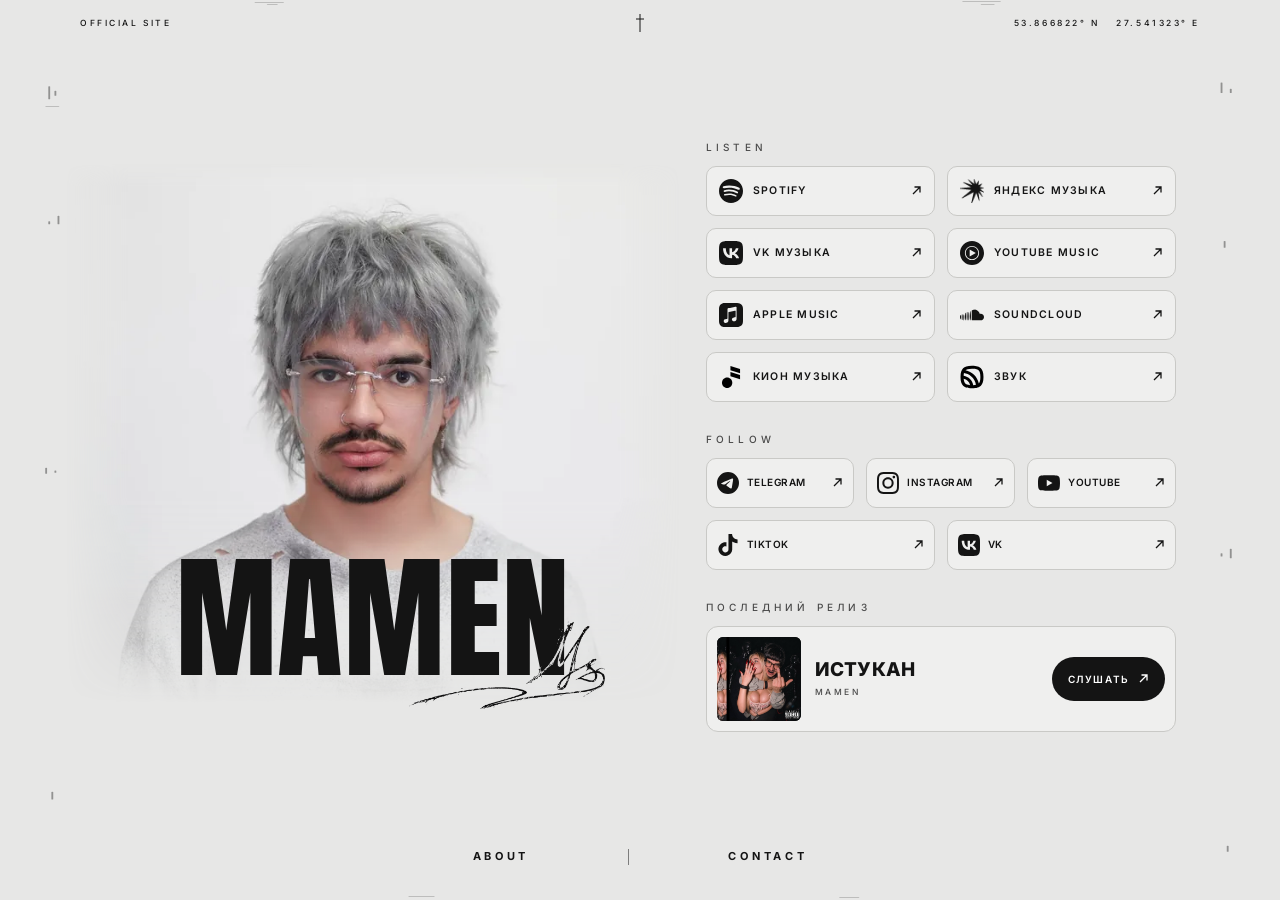
<file: index.html>
<!doctype html>
<html lang="ru" data-theme="grey">
<head>
<meta charset="utf-8">
<meta name="viewport" content="width=device-width, initial-scale=1, viewport-fit=cover">
<meta http-equiv="Content-Security-Policy" content="default-src 'none'; img-src 'self' data:; style-src 'self'; font-src 'self'; script-src 'self'; connect-src 'self'; base-uri 'none'; form-action 'none'">
<meta name="referrer" content="strict-origin-when-cross-origin">
<title>MAMEN</title>
<meta name="description" content="MAMEN — официальный сайт. Музыка, соцсети и новые релизы.">
<meta name="theme-color" content="#e7e7e6">
<link rel="canonical" href="https://only1mamen.github.io/">
<meta property="og:type" content="website">
<meta property="og:site_name" content="MAMEN">
<meta property="og:title" content="MAMEN">
<meta property="og:description" content="MAMEN — официальный сайт. Музыка, соцсети и новые релизы.">
<meta property="og:url" content="https://only1mamen.github.io/">
<meta property="og:image" content="https://only1mamen.github.io/assets/img/og.jpg">
<meta property="og:image:width" content="1200">
<meta property="og:image:height" content="630">
<meta name="twitter:card" content="summary_large_image">
<meta name="twitter:image" content="https://only1mamen.github.io/assets/img/og.jpg">
<link rel="icon" href="favicon.ico" sizes="32x32">
<link rel="apple-touch-icon" href="assets/img/apple-touch-icon.png">
<link rel="preload" href="assets/fonts/anton-latin.woff2" as="font" type="font/woff2" crossorigin>
<link rel="preload" href="assets/fonts/inter-latin.woff2" as="font" type="font/woff2" crossorigin>
<link rel="preload" as="image" type="image/webp" imagesrcset="assets/img/home-720.webp 720w, assets/img/home-1040.webp 1040w, assets/img/home-1520.webp 1520w" imagesizes="(min-width: 900px) 700px, (min-width: 460px) 530px, 115vw">
<link rel="stylesheet" href="assets/css/site.css?v=41dbd8aacd">
<noscript><link rel="stylesheet" href="assets/css/noscript.css?v=41dbd8aacd"></noscript>
</head>
<body class="page-home">
<div class="page">
<svg class="specks" aria-hidden="true" viewBox="0 0 390 1000" preserveAspectRatio="none" fill="none" stroke="currentColor" stroke-width="0.6" stroke-linecap="round"><path d="M3 96v14M5 101v5M2 118h4M6 240v9M3 246v3M384 92v11M387 99v4M385 268v7M2 520v6M5 523v2M387 610v10M384 615v3M4 880v8M386 940v6M70 3h9M74 5h3M300 2h12M306 5h4M120 996h8M260 997h6"/></svg>
<div class="topline">
<span class="topline__side">Official site</span>
<svg class="topline__cross" aria-hidden="true" width="10" height="18" viewBox="0 0 10 18" fill="none" stroke="currentColor" stroke-width="1"><path d="M5 0v18M1 5h8"/></svg>
<span class="topline__side topline__side--right"><span class="topline__part">53.866822° N</span><span class="topline__part">27.541323° E</span></span>
</div>
<main class="home">
<div class="hero">
<picture><source type="image/webp" srcset="assets/img/home-720.webp 720w, assets/img/home-1040.webp 1040w, assets/img/home-1520.webp 1520w" sizes="(min-width: 900px) 700px, (min-width: 460px) 530px, 115vw"><img draggable="false" class="hero__photo" src="assets/img/home-1040.jpg" alt="MAMEN" width="1520" height="1377" fetchpriority="high" decoding="async"></picture>
<h1 class="hero__title">MAMEN<img draggable="false" class="hero__sig" src="assets/img/signature.webp" alt="" width="720" height="326" decoding="async"></h1>
</div>
<div class="sections">
<section>
<h2 class="label">Listen</h2>
<div class="links links--listen"><a class="btn" href="https://open.spotify.com/artist/3djDl5jJq545TnW9FMKtUv" target="_blank" rel="noopener"><img draggable="false" class="btn__icon" src="assets/icons/spotify.svg" alt="" width="24" height="24" decoding="async"><span class="btn__text">Spotify</span><svg class="arrow" aria-hidden="true" width="11" height="11" viewBox="0 0 11 11" fill="none" stroke="currentColor" stroke-width="1.3"><path d="M2 9 9 2M3.5 2H9v5.5"/></svg></a><a class="btn" href="https://music.yandex.ru/artist/19301664" target="_blank" rel="noopener"><img draggable="false" class="btn__icon" src="assets/icons/yandexmusic.png" alt="" width="24" height="24" decoding="async"><span class="btn__text">Яндекс Музыка</span><svg class="arrow" aria-hidden="true" width="11" height="11" viewBox="0 0 11 11" fill="none" stroke="currentColor" stroke-width="1.3"><path d="M2 9 9 2M3.5 2H9v5.5"/></svg></a><a class="btn" href="https://vk.ru/artist/7049283594534965491" target="_blank" rel="noopener"><img draggable="false" class="btn__icon" src="assets/icons/vk.svg" alt="" width="24" height="24" decoding="async"><span class="btn__text">VK Музыка</span><svg class="arrow" aria-hidden="true" width="11" height="11" viewBox="0 0 11 11" fill="none" stroke="currentColor" stroke-width="1.3"><path d="M2 9 9 2M3.5 2H9v5.5"/></svg></a><a class="btn" href="https://music.youtube.com/channel/UCipb3Djlj5ljviYQOf_MTuw" target="_blank" rel="noopener"><img draggable="false" class="btn__icon" src="assets/icons/youtubemusic.svg" alt="" width="24" height="24" decoding="async"><span class="btn__text">YouTube Music</span><svg class="arrow" aria-hidden="true" width="11" height="11" viewBox="0 0 11 11" fill="none" stroke="currentColor" stroke-width="1.3"><path d="M2 9 9 2M3.5 2H9v5.5"/></svg></a><a class="btn" href="https://music.apple.com/ru/artist/mamen/1683526399" target="_blank" rel="noopener"><img draggable="false" class="btn__icon" src="assets/icons/applemusic.svg" alt="" width="24" height="24" decoding="async"><span class="btn__text">Apple Music</span><svg class="arrow" aria-hidden="true" width="11" height="11" viewBox="0 0 11 11" fill="none" stroke="currentColor" stroke-width="1.3"><path d="M2 9 9 2M3.5 2H9v5.5"/></svg></a><a class="btn" href="https://soundcloud.com/mamen375" target="_blank" rel="noopener"><img draggable="false" class="btn__icon" src="assets/icons/soundcloud.svg" alt="" width="24" height="24" decoding="async"><span class="btn__text">SoundCloud</span><svg class="arrow" aria-hidden="true" width="11" height="11" viewBox="0 0 11 11" fill="none" stroke="currentColor" stroke-width="1.3"><path d="M2 9 9 2M3.5 2H9v5.5"/></svg></a><a class="btn" href="https://music.mts.ru/artist/19301664" target="_blank" rel="noopener"><img draggable="false" class="btn__icon" src="assets/icons/kion.svg" alt="" width="24" height="24" decoding="async"><span class="btn__text">КИОН Музыка</span><svg class="arrow" aria-hidden="true" width="11" height="11" viewBox="0 0 11 11" fill="none" stroke="currentColor" stroke-width="1.3"><path d="M2 9 9 2M3.5 2H9v5.5"/></svg></a><a class="btn" href="https://zvuk.com/artist/209506368" target="_blank" rel="noopener"><img draggable="false" class="btn__icon" src="assets/icons/zvuk.svg" alt="" width="24" height="24" decoding="async"><span class="btn__text">Звук</span><svg class="arrow" aria-hidden="true" width="11" height="11" viewBox="0 0 11 11" fill="none" stroke="currentColor" stroke-width="1.3"><path d="M2 9 9 2M3.5 2H9v5.5"/></svg></a></div>
</section>
<section>
<h2 class="label">Follow</h2>
<div class="links links--follow cols-5"><a class="btn btn--follow" href="https://t.me/realmamen" target="_blank" rel="noopener"><img draggable="false" class="btn__icon" src="assets/icons/telegram.svg" alt="" width="24" height="24" decoding="async"><span class="btn__text">Telegram</span><svg class="arrow" aria-hidden="true" width="11" height="11" viewBox="0 0 11 11" fill="none" stroke="currentColor" stroke-width="1.3"><path d="M2 9 9 2M3.5 2H9v5.5"/></svg></a><a class="btn btn--follow" href="https://instagram.com/only1mamen" target="_blank" rel="noopener"><img draggable="false" class="btn__icon" src="assets/icons/instagram.svg" alt="" width="24" height="24" decoding="async"><span class="btn__text">Instagram</span><svg class="arrow" aria-hidden="true" width="11" height="11" viewBox="0 0 11 11" fill="none" stroke="currentColor" stroke-width="1.3"><path d="M2 9 9 2M3.5 2H9v5.5"/></svg></a><a class="btn btn--follow" href="https://youtube.com/@mamen_wtf" target="_blank" rel="noopener"><img draggable="false" class="btn__icon" src="assets/icons/youtube.svg" alt="" width="24" height="24" decoding="async"><span class="btn__text">YouTube</span><svg class="arrow" aria-hidden="true" width="11" height="11" viewBox="0 0 11 11" fill="none" stroke="currentColor" stroke-width="1.3"><path d="M2 9 9 2M3.5 2H9v5.5"/></svg></a><a class="btn btn--follow" href="https://www.tiktok.com/@mamen.by" target="_blank" rel="noopener"><img draggable="false" class="btn__icon" src="assets/icons/tiktok.svg" alt="" width="24" height="24" decoding="async"><span class="btn__text">TikTok</span><svg class="arrow" aria-hidden="true" width="11" height="11" viewBox="0 0 11 11" fill="none" stroke="currentColor" stroke-width="1.3"><path d="M2 9 9 2M3.5 2H9v5.5"/></svg></a><a class="btn btn--follow" href="https://vk.ru/mamen_wtf" target="_blank" rel="noopener"><img draggable="false" class="btn__icon" src="assets/icons/vk.svg" alt="" width="24" height="24" decoding="async"><span class="btn__text">VK</span><svg class="arrow" aria-hidden="true" width="11" height="11" viewBox="0 0 11 11" fill="none" stroke="currentColor" stroke-width="1.3"><path d="M2 9 9 2M3.5 2H9v5.5"/></svg></a></div>
</section>
<section class="release is-pending" data-release data-show="out" data-mode="auto" data-at="2026-10-22T21:00:00.000Z" data-ping="ping.txt">
<h2 class="label"><span data-state="soon">Скоро релиз</span><span data-state="out">Последний релиз</span></h2>
<div class="release__card">
<img draggable="false" class="release__cover" src="assets/img/cover-mwyyzstmh9.jpg" alt="Обложка: ИСТУКАН" width="152" height="152" loading="lazy" decoding="async">
<div class="release__meta">
<p class="kicker" data-state="soon">Скоро · 23 октября</p>
<p class="release__title">ИСТУКАН</p>
<p class="kicker">MAMEN</p>
</div>
<a class="pill release__listen" data-state="out" href="https://band.link/istykan" target="_blank" rel="noopener">Слушать <svg class="arrow" aria-hidden="true" width="11" height="11" viewBox="0 0 11 11" fill="none" stroke="currentColor" stroke-width="1.3"><path d="M2 9 9 2M3.5 2H9v5.5"/></svg></a>

</div>
</section>
<script src="assets/js/release.js?v=41dbd8aacd"></script>
</div>
</main>
<footer class="footer"><nav class="nav" aria-label="Разделы сайта"><a class="nav__link" href="about/">About</a><span class="nav__sep" aria-hidden="true"></span><a class="nav__link" href="contact/">Contact</a></nav></footer>
</div>
</body>
</html>
</file>
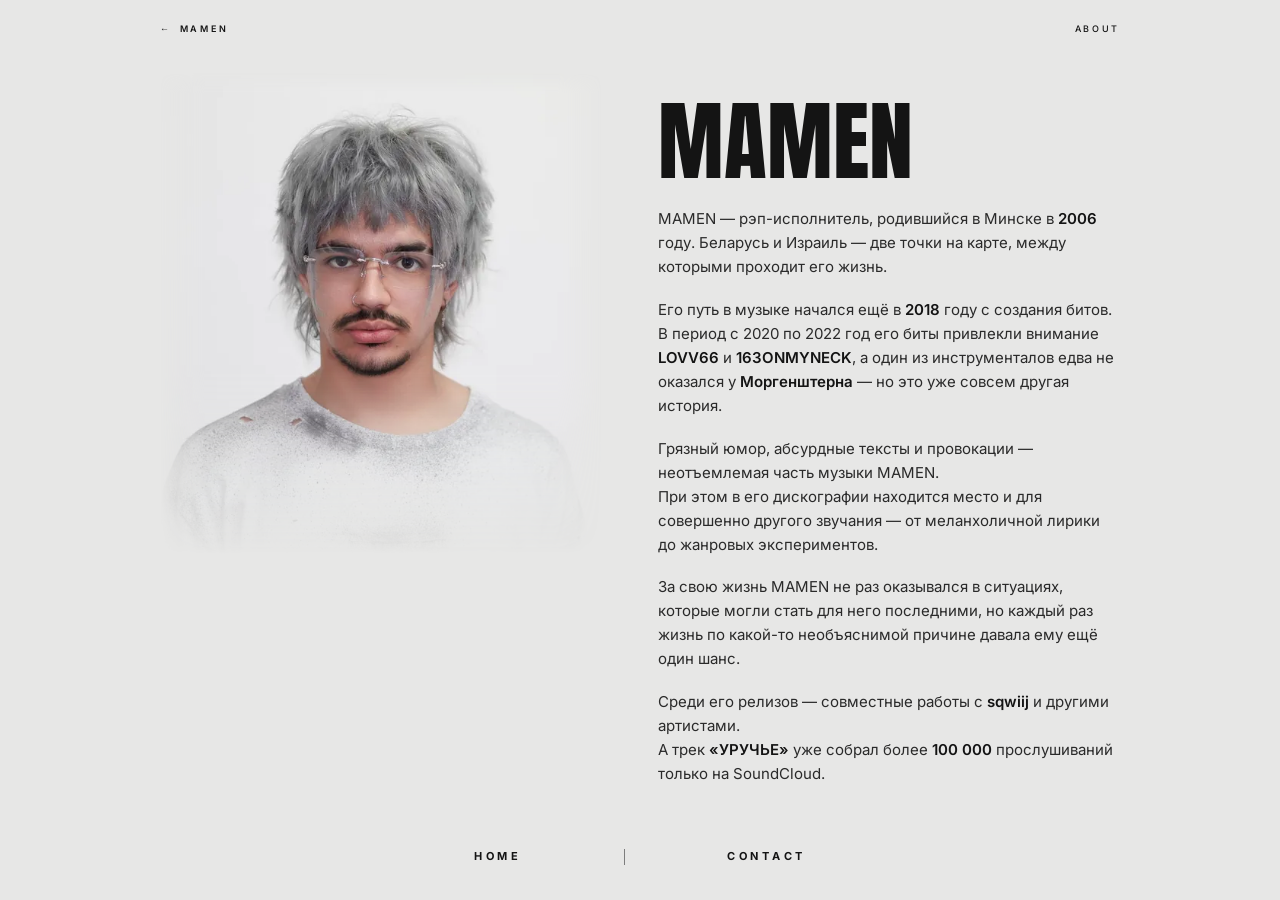
<file: about/index.html>
<!doctype html>
<html lang="ru" data-theme="grey">
<head>
<meta charset="utf-8">
<meta name="viewport" content="width=device-width, initial-scale=1, viewport-fit=cover">
<meta http-equiv="Content-Security-Policy" content="default-src 'none'; img-src 'self' data:; style-src 'self'; font-src 'self'; script-src 'self'; connect-src 'self'; base-uri 'none'; form-action 'none'">
<meta name="referrer" content="strict-origin-when-cross-origin">
<title>About — MAMEN</title>
<meta name="description" content="MAMEN — официальный сайт. Музыка, соцсети и новые релизы.">
<meta name="theme-color" content="#e7e7e6">
<link rel="canonical" href="https://only1mamen.github.io/about/">
<meta property="og:type" content="website">
<meta property="og:site_name" content="MAMEN">
<meta property="og:title" content="About — MAMEN">
<meta property="og:description" content="MAMEN — официальный сайт. Музыка, соцсети и новые релизы.">
<meta property="og:url" content="https://only1mamen.github.io/about/">
<meta property="og:image" content="https://only1mamen.github.io/assets/img/og.jpg">
<meta property="og:image:width" content="1200">
<meta property="og:image:height" content="630">
<meta name="twitter:card" content="summary_large_image">
<meta name="twitter:image" content="https://only1mamen.github.io/assets/img/og.jpg">
<link rel="icon" href="../favicon.ico" sizes="32x32">
<link rel="apple-touch-icon" href="../assets/img/apple-touch-icon.png">
<link rel="preload" href="../assets/fonts/anton-latin.woff2" as="font" type="font/woff2" crossorigin>
<link rel="preload" href="../assets/fonts/inter-latin.woff2" as="font" type="font/woff2" crossorigin>
<link rel="stylesheet" href="../assets/css/site.css?v=41dbd8aacd">
<noscript><link rel="stylesheet" href="../assets/css/noscript.css?v=41dbd8aacd"></noscript>
</head>
<body class="page-sub">
<div class="page">
<div class="subtop">
<a class="subtop__back" href="../"><span aria-hidden="true">←</span> MAMEN</a>
<span class="subtop__label">About</span>
</div>
<main class="sub sub--about">
<div class="sub__photo"><picture><source type="image/webp" srcset="../assets/img/home-720.webp 720w, ../assets/img/home-1040.webp 1040w, ../assets/img/home-1520.webp 1520w" sizes="(min-width: 900px) 520px, 100vw"><img draggable="false" class="hero__photo" src="../assets/img/home-1040.jpg" alt="MAMEN" width="1520" height="1377" fetchpriority="high" decoding="async"></picture></div>
<div class="sub__body">
<h1 class="sub__title">MAMEN</h1>
<div class="prose"><p>MAMEN — рэп-исполнитель, родившийся в Минске в <strong>2006</strong> году. Беларусь и Израиль — две точки на карте, между которыми проходит его жизнь.</p>
<p>Его путь в музыке начался ещё в <strong>2018</strong> году с создания битов.<br>В период с 2020 по 2022 год его биты привлекли внимание <strong>LOVV66</strong> и <strong>163ONMYNECK</strong>, а один из инструменталов едва не оказался у <strong>Моргенштерна</strong> — но это уже совсем другая история.</p>
<p>Грязный юмор, абсурдные тексты и провокации — неотъемлемая часть музыки MAMEN.<br>При этом в его дискографии находится место и для совершенно другого звучания — от меланхоличной лирики до жанровых экспериментов.</p>
<p>За свою жизнь MAMEN не раз оказывался в ситуациях, которые могли стать для него последними, но каждый раз жизнь по какой-то необъяснимой причине давала ему ещё один шанс.</p>
<p>Среди его релизов — совместные работы с <strong>sqwiij</strong> и другими артистами.<br>А трек <strong>«УРУЧЬЕ»</strong> уже собрал более <strong>100 000</strong> прослушиваний только на SoundCloud.</p></div>

</div>
</main>
<footer class="footer"><nav class="nav" aria-label="Разделы сайта"><a class="nav__link" href="../">Home</a><span class="nav__sep" aria-hidden="true"></span><a class="nav__link" href="../contact/">Contact</a></nav></footer>
</div>
</body>
</html>
</file>
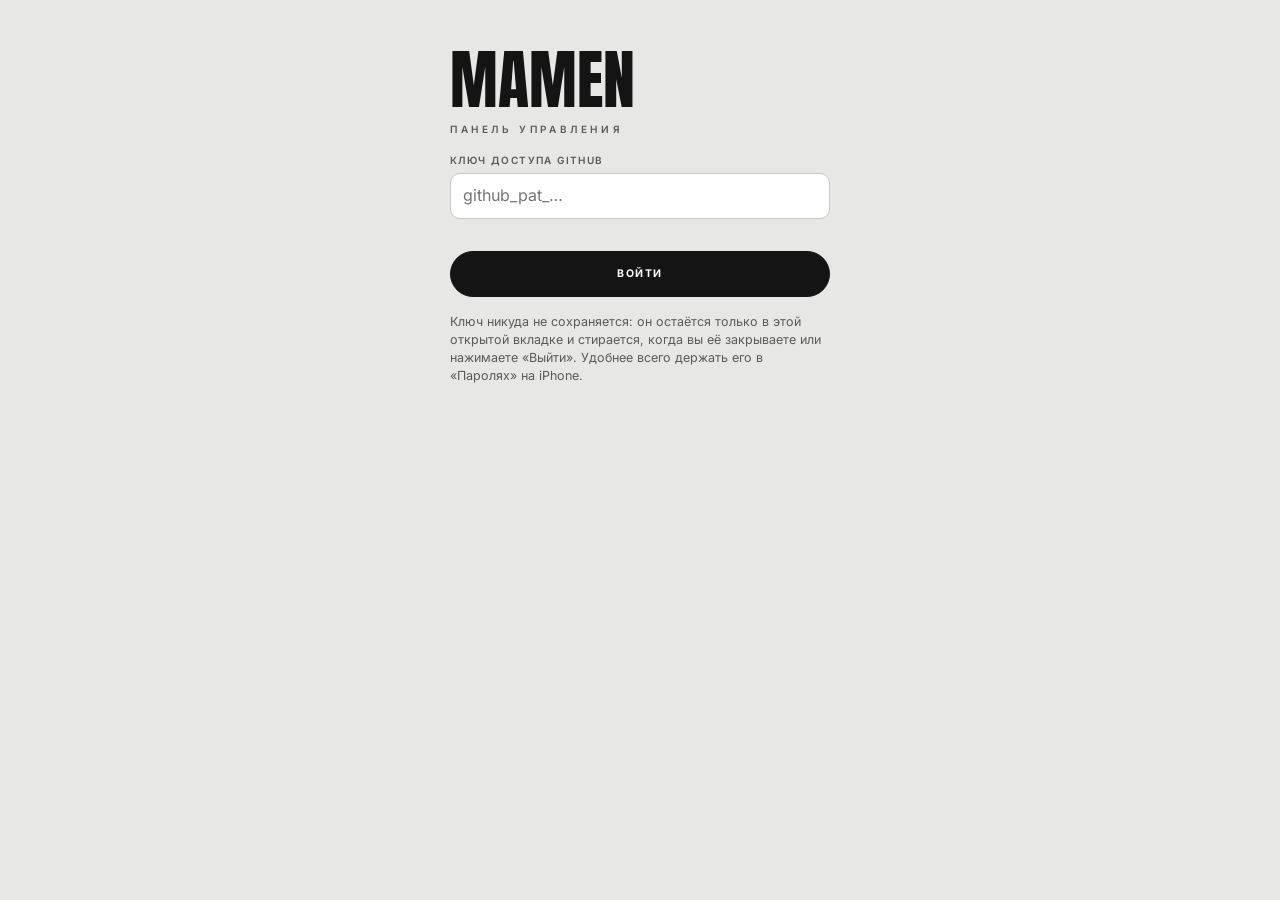
<file: admin/index.html>
<!doctype html>
<html lang="ru">
<head>
<meta charset="utf-8">
<meta name="viewport" content="width=device-width, initial-scale=1, viewport-fit=cover">
<meta http-equiv="Content-Security-Policy" content="default-src 'none'; img-src 'self' blob: data:; style-src 'self'; font-src 'self'; script-src 'self'; connect-src 'self' https://api.github.com; frame-src 'self' blob:; base-uri 'none'; form-action 'none'">
<meta name="robots" content="noindex, nofollow">
<meta name="referrer" content="no-referrer">
<meta name="theme-color" content="#e7e7e6">
<title>MAMEN — админка</title>
<link rel="icon" href="../favicon.ico" sizes="32x32">
<link rel="stylesheet" href="admin.css?v=2">
</head>
<body>
<div id="app"><p class="boot">Загрузка…</p></div>
<noscript><p class="boot">Для админки нужно включить JavaScript.</p></noscript>
<script type="module" src="app.js?v=2"></script>
</body>
</html>
</file>
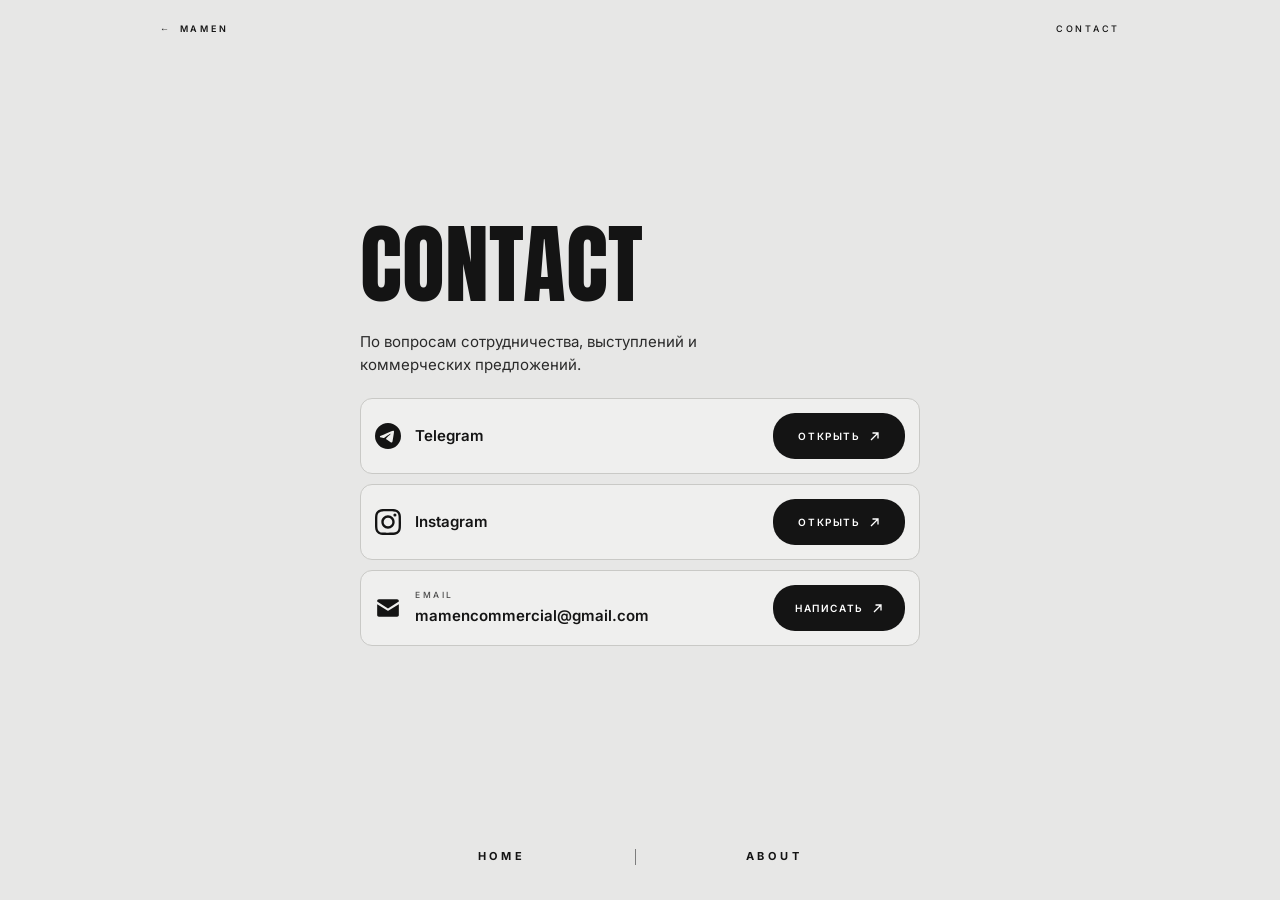
<file: contact/index.html>
<!doctype html>
<html lang="ru" data-theme="grey">
<head>
<meta charset="utf-8">
<meta name="viewport" content="width=device-width, initial-scale=1, viewport-fit=cover">
<meta http-equiv="Content-Security-Policy" content="default-src 'none'; img-src 'self' data:; style-src 'self'; font-src 'self'; script-src 'self'; connect-src 'self'; base-uri 'none'; form-action 'none'">
<meta name="referrer" content="strict-origin-when-cross-origin">
<title>Contact — MAMEN</title>
<meta name="description" content="MAMEN — официальный сайт. Музыка, соцсети и новые релизы.">
<meta name="theme-color" content="#e7e7e6">
<link rel="canonical" href="https://only1mamen.github.io/contact/">
<meta property="og:type" content="website">
<meta property="og:site_name" content="MAMEN">
<meta property="og:title" content="Contact — MAMEN">
<meta property="og:description" content="MAMEN — официальный сайт. Музыка, соцсети и новые релизы.">
<meta property="og:url" content="https://only1mamen.github.io/contact/">
<meta property="og:image" content="https://only1mamen.github.io/assets/img/og.jpg">
<meta property="og:image:width" content="1200">
<meta property="og:image:height" content="630">
<meta name="twitter:card" content="summary_large_image">
<meta name="twitter:image" content="https://only1mamen.github.io/assets/img/og.jpg">
<link rel="icon" href="../favicon.ico" sizes="32x32">
<link rel="apple-touch-icon" href="../assets/img/apple-touch-icon.png">
<link rel="preload" href="../assets/fonts/anton-latin.woff2" as="font" type="font/woff2" crossorigin>
<link rel="preload" href="../assets/fonts/inter-latin.woff2" as="font" type="font/woff2" crossorigin>
<link rel="stylesheet" href="../assets/css/site.css?v=41dbd8aacd">
<noscript><link rel="stylesheet" href="../assets/css/noscript.css?v=41dbd8aacd"></noscript>
</head>
<body class="page-sub">
<div class="page">
<div class="subtop">
<a class="subtop__back" href="../"><span aria-hidden="true">←</span> MAMEN</a>
<span class="subtop__label">Contact</span>
</div>
<main class="sub sub--contact">
<div class="sub__body">
<h1 class="sub__title">Contact</h1>
<p class="sub__lead">По вопросам сотрудничества, выступлений и коммерческих предложений.</p>
<div class="cards"><div class="card">
<img draggable="false" class="card__icon" src="../assets/icons/telegram.svg" alt="" width="24" height="24" decoding="async">
<div class="card__text"><p class="card__value">Telegram</p></div>
<a class="pill card__action" href="https://t.me/only1mamen" target="_blank" rel="noopener" aria-label="Открыть: Telegram">Открыть <svg class="arrow" aria-hidden="true" width="11" height="11" viewBox="0 0 11 11" fill="none" stroke="currentColor" stroke-width="1.3"><path d="M2 9 9 2M3.5 2H9v5.5"/></svg></a>
</div>
<div class="card">
<img draggable="false" class="card__icon" src="../assets/icons/instagram.svg" alt="" width="24" height="24" decoding="async">
<div class="card__text"><p class="card__value">Instagram</p></div>
<a class="pill card__action" href="https://instagram.com/only1mamen" target="_blank" rel="noopener" aria-label="Открыть: Instagram">Открыть <svg class="arrow" aria-hidden="true" width="11" height="11" viewBox="0 0 11 11" fill="none" stroke="currentColor" stroke-width="1.3"><path d="M2 9 9 2M3.5 2H9v5.5"/></svg></a>
</div>
<div class="card">
<img draggable="false" class="card__icon" src="../assets/icons/email.svg" alt="" width="24" height="24" decoding="async">
<div class="card__text"><p class="kicker">Email</p><p class="card__value">mamencommercial@gmail.com</p></div>
<a class="pill card__action" href="mailto:mamencommercial@gmail.com" aria-label="Написать: Email">Написать <svg class="arrow" aria-hidden="true" width="11" height="11" viewBox="0 0 11 11" fill="none" stroke="currentColor" stroke-width="1.3"><path d="M2 9 9 2M3.5 2H9v5.5"/></svg></a>
</div></div>
</div>
</main>
<footer class="footer"><nav class="nav" aria-label="Разделы сайта"><a class="nav__link" href="../">Home</a><span class="nav__sep" aria-hidden="true"></span><a class="nav__link" href="../about/">About</a></nav></footer>
</div>
</body>
</html>
</file>
<file: assets/css/site.css>
/* MAMEN — оформление сайта */

@font-face {
  font-family: "Anton";
  src: url("../fonts/anton-latin.woff2") format("woff2");
  font-weight: 400;
  font-style: normal;
  font-display: swap;
}
@font-face {
  font-family: "Inter";
  src: url("../fonts/inter-latin.woff2") format("woff2");
  font-weight: 100 900;
  font-style: normal;
  font-display: swap;
  unicode-range: U+0000-00FF, U+0131, U+0152-0153, U+02BB-02BC, U+02C6, U+02DA, U+02DC, U+0304, U+0308, U+0329, U+2000-206F, U+20AC, U+2122, U+2191, U+2193, U+2212, U+2215, U+FEFF, U+FFFD;
}
@font-face {
  font-family: "Inter";
  src: url("../fonts/inter-cyrillic.woff2") format("woff2");
  font-weight: 100 900;
  font-style: normal;
  font-display: swap;
  unicode-range: U+0301, U+0400-045F, U+0490-0491, U+04B0-04B1, U+2116;
}

:root {
  --bg: #e7e7e6;
  --ink: #141414;
  --line: #c9c9c6;
  --line-strong: #a5a5a2;
  --mute: #4a4a4a;
  --card: rgba(255, 255, 255, 0.32);
  --card-hover: rgba(255, 255, 255, 0.62);
  --sans: "Inter", -apple-system, BlinkMacSystemFont, "Segoe UI", Roboto, "Helvetica Neue", Arial, sans-serif;
  --display: "Anton", Impact, "Arial Narrow Bold", "Helvetica Neue", sans-serif;
  /* Единица масштаба главного экрана: макет нарисован при ширине 390. */
  --u: calc(min(100vw, 460px) / 390);
}
:root[data-theme="light"] { --bg: #efefee; --line: #d2d2cf; }
:root[data-theme="warm"] { --bg: #e9e7e3; --line: #cbc8c2; }
:root[data-theme="white"] { --bg: #f6f6f5; --line: #d8d8d5; }
:root[data-theme="sand"] { --bg: #e6e2da; --line: #c9c4b9; }
:root[data-theme="cool"] { --bg: #e3e6e8; --line: #c4c9cc; }
:root[data-theme="stone"] { --bg: #dcdcda; --line: #bdbdba; }

* { box-sizing: border-box; }
html { -webkit-text-size-adjust: 100%; text-size-adjust: 100%; }
body {
  margin: 0;
  background: var(--bg);
  color: var(--ink);
  font-family: var(--sans);
  font-size: 15px;
  line-height: 1.5;
  -webkit-font-smoothing: antialiased;
  -moz-osx-font-smoothing: grayscale;
}
/* Фото чуть шире экрана телефона: лишнее обрезается, горизонтальной прокрутки нет. */
html, body { overflow-x: hidden; }
@supports (overflow: clip) {
  html, body { overflow-x: clip; }
}
a { color: inherit; text-decoration: none; -webkit-tap-highlight-color: transparent; }
a:focus-visible { outline: 2px solid var(--ink); outline-offset: 3px; border-radius: 4px; }
img, svg { display: block; }
/* Сайт «статичный»: картинки и значки нельзя зажать, вытащить или сохранить — долгое нажатие
   на них ничего не открывает, а нажатие по значку в кнопке достаётся самой кнопке. */
img, svg {
  pointer-events: none;
  -webkit-user-select: none;
  user-select: none;
  -webkit-user-drag: none;
  -webkit-touch-callout: none;
}
/* Долгое нажатие на кнопку или ссылку не поднимает её «карточкой» с предпросмотром. */
a, button { -webkit-touch-callout: none; -webkit-user-select: none; user-select: none; }
/* Оформление не выделяется; текст биографии и адрес почты выделить и скопировать можно. */
body { -webkit-touch-callout: none; -webkit-user-select: none; user-select: none; }
.prose, .card__value, .sub__lead { -webkit-user-select: text; user-select: text; }
h1, h2, p { margin: 0; }
.arrow { flex: none; }

.page {
  position: relative;
  width: 100%;
  max-width: 460px;
  min-height: 100vh;
  min-height: 100svh;
  margin: 0 auto;
  display: flex;
  flex-direction: column;
}
.specks {
  position: absolute;
  inset: 0;
  width: 100%;
  height: 100%;
  pointer-events: none;
  opacity: 0.4;
}

/* ---------- Верхняя строка ---------- */
.topline {
  position: relative;
  display: flex;
  align-items: center;
  justify-content: space-between;
  gap: 8px;
  padding: calc(14px + env(safe-area-inset-top, 0px)) 24px 0;
  font-size: 8.5px;
  font-weight: 500;
  line-height: 1;
  letter-spacing: 0.3em;
  text-transform: uppercase;
  white-space: pre;
}
.topline__side { flex: 1; min-width: 0; }
.topline__side--right { text-align: right; }
/* Координаты: на телефоне широта и долгота стоят в две строки, на компьютере — в одну. */
.topline__part { display: block; white-space: nowrap; }
.topline__part + .topline__part { margin-top: 5px; }

/* ---------- Главный экран ---------- */
.home { position: relative; display: flex; flex-direction: column; }
.hero {
  position: relative;
  width: calc(var(--u) * 390);
  height: calc(var(--u) * 408);
  margin: 0 auto;
}
.hero__photo {
  -webkit-mask-image: linear-gradient(to bottom, transparent 0, #000 4%, #000 60%, transparent 97%), linear-gradient(to right, transparent 0, #000 10%, #000 90%, transparent 100%);
  -webkit-mask-composite: source-in;
  mask-image: linear-gradient(to bottom, transparent 0, #000 4%, #000 60%, transparent 97%), linear-gradient(to right, transparent 0, #000 10%, #000 90%, transparent 100%);
  mask-composite: intersect;
}
.hero .hero__photo {
  position: absolute;
  left: calc(var(--u) * -28);
  top: calc(var(--u) * 6);
  width: calc(var(--u) * 446);
  height: calc(var(--u) * 404);
  object-fit: cover;
}
.hero__title {
  position: absolute;
  left: 0;
  right: 0;
  top: calc(var(--u) * 286);
  text-align: center;
  font-family: var(--display);
  font-weight: 400;
  font-size: calc(var(--u) * 98);
  line-height: 1;
  letter-spacing: 0.005em;
  white-space: nowrap;
}
/* Росчерк привязан к надписи: размеры в долях её кегля, положение утверждено на макете. */
.hero__sig {
  position: absolute;
  left: calc(50% + 0.265em);
  top: 0.531em;
  width: 1.449em;
  height: 0.653em;
  filter: invert(1);
  mix-blend-mode: difference;
  pointer-events: none;
  -webkit-user-select: none;
  user-select: none;
}

.sections {
  position: relative;
  display: flex;
  flex-direction: column;
  gap: 28px;
  padding: 6px 22px 0;
}
.label {
  margin: 0 0 14px;
  font-size: 10px;
  font-weight: 500;
  line-height: 1;
  letter-spacing: 0.42em;
  text-transform: uppercase;
  color: var(--mute);
}

/* ---------- Кнопки-ссылки ---------- */
.links { display: grid; grid-template-columns: repeat(2, minmax(0, 1fr)); gap: 10px; }
.btn {
  display: flex;
  align-items: center;
  gap: 10px;
  min-height: 50px;
  padding: 6px 12px;
  border: 1px solid var(--line);
  border-radius: 10px;
  background: var(--card);
  font-size: 10.5px;
  font-weight: 600;
  line-height: 1.25;
  letter-spacing: 0.12em;
  text-transform: uppercase;
  transition: background-color 0.15s ease, border-color 0.15s ease;
}
.btn__icon { flex: none; width: 24px; height: 24px; object-fit: contain; }
.btn__icon--mono {
  display: flex;
  align-items: center;
  justify-content: center;
  border-radius: 7px;
  background: var(--ink);
  color: #fff;
  font-size: 9px;
  font-weight: 700;
  letter-spacing: 0.02em;
}
.btn__text { flex: 1; min-width: 0; overflow-wrap: break-word; }
.btn--ink { border-color: var(--ink); }
@media (hover: hover) {
  .btn:hover { background: var(--card-hover); border-color: var(--line-strong); }
  .btn--ink:hover { border-color: var(--ink); }
  .pill:hover { background: #000; }
  .nav__link:hover, .subtop__back:hover { opacity: 0.6; }
  a.contact__row:hover .contact__val { opacity: 0.6; }
}
.btn:active { background: var(--card-hover); }

.links--follow.cols-1 { grid-template-columns: minmax(0, 1fr); }
.links--follow.cols-2 { grid-template-columns: repeat(2, minmax(0, 1fr)); }
.links--follow.cols-3 { grid-template-columns: repeat(3, minmax(0, 1fr)); }
.links--follow.cols-4 { grid-template-columns: repeat(4, minmax(0, 1fr)); }
.btn--follow {
  flex-direction: column;
  justify-content: center;
  gap: 8px;
  min-height: 66px;
  padding: 8px 4px;
  font-size: 8.5px;
  letter-spacing: 0.1em;
  text-align: center;
}
.btn--follow .btn__icon { width: 22px; height: 22px; }
.btn--follow .btn__text { flex: none; max-width: 100%; }
.btn--follow .arrow { display: none; }

/* ---------- Карточка релиза ---------- */
.release[data-show="soon"] [data-state="out"],
.release[data-show="out"] [data-state="soon"] { display: none; }
.release.is-pending { visibility: hidden; }
.release__card {
  display: flex;
  flex-wrap: wrap;
  align-items: center;
  gap: 12px 14px;
  padding: 10px;
  border: 1px solid var(--line);
  border-radius: 12px;
  background: var(--card);
}
.release__cover {
  flex: none;
  width: 76px;
  height: 76px;
  border-radius: 6px;
  object-fit: cover;
  background: #1b1b1b;
}
.release__cover--empty {
  display: flex;
  align-items: center;
  justify-content: center;
  text-align: center;
  color: #9a9a9a;
  font-size: 8px;
  font-weight: 600;
  line-height: 1.3;
  letter-spacing: 0.14em;
  text-transform: uppercase;
}
.release__meta { flex: 1 1 96px; min-width: 0; display: flex; flex-direction: column; gap: 7px; }
.kicker {
  font-size: 8.5px;
  font-weight: 500;
  line-height: 1.2;
  letter-spacing: 0.3em;
  text-transform: uppercase;
  color: var(--mute);
}
.release__title {
  font-size: 19px;
  font-weight: 800;
  line-height: 1.05;
  letter-spacing: 0.01em;
  text-transform: uppercase;
  overflow-wrap: anywhere;
}
.pill {
  flex: none;
  display: inline-flex;
  align-items: center;
  justify-content: center;
  gap: 8px;
  min-height: 44px;
  padding: 0 16px;
  border-radius: 22px;
  background: var(--ink);
  color: #fff;
  font-size: 10px;
  font-weight: 600;
  line-height: 1;
  letter-spacing: 0.16em;
  text-transform: uppercase;
  transition: background-color 0.15s ease;
}
.release__presave { flex: 1 1 100%; display: grid; grid-template-columns: repeat(2, minmax(0, 1fr)); gap: 10px; }
.release__presave.cols-1 { grid-template-columns: minmax(0, 1fr); }
.release__presave .btn { min-height: 46px; font-size: 9.5px; letter-spacing: 0.1em; }
.release__presave .btn__icon { width: 22px; height: 22px; }

/* ---------- Нижняя навигация ---------- */
.footer {
  position: relative;
  margin-top: auto;
  padding: 14px 22px calc(18px + env(safe-area-inset-bottom, 0px));
}
.nav { display: flex; align-items: center; justify-content: space-around; }
.nav__link {
  padding: 14px 6px;
  font-size: 10px;
  font-weight: 700;
  line-height: 1;
  letter-spacing: 0.34em;
  text-transform: uppercase;
  transition: opacity 0.15s ease;
}
.nav__sep { width: 1px; height: 16px; background: var(--ink); opacity: 0.5; }

/* ---------- About и Contact ---------- */
.subtop {
  display: flex;
  align-items: center;
  justify-content: space-between;
  padding: calc(8px + env(safe-area-inset-top, 0px)) 24px 0;
  font-size: 9px;
  font-weight: 500;
  line-height: 1;
  letter-spacing: 0.3em;
  text-transform: uppercase;
}
.subtop__back { display: inline-flex; align-items: center; gap: 8px; padding: 16px 0; font-weight: 600; transition: opacity 0.15s ease; }
.sub { display: flex; flex-direction: column; }
.sub__photo { position: relative; height: calc(var(--u) * 330); overflow: hidden; }
.sub__photo .hero__photo {
  position: absolute;
  left: calc(var(--u) * 12);
  top: 0;
  width: calc(var(--u) * 366);
  height: calc(var(--u) * 332);
  object-fit: cover;
}
.sub__body { display: flex; flex-direction: column; gap: 22px; padding: 0 24px 24px; }
.sub--contact .sub__body { padding-top: 48px; }
.sub__title {
  font-family: var(--display);
  font-weight: 400;
  font-size: 64px;
  line-height: 1;
  text-transform: uppercase;
  overflow-wrap: anywhere;
}
.prose { color: #2a2a2a; font-size: 15px; line-height: 1.6; overflow-wrap: anywhere; }
.prose p + p { margin-top: 1.25em; }
.prose strong { font-weight: 600; color: var(--ink); }
.sub--about .prose { max-width: 34em; }
.sub__lead { max-width: 30em; color: #2a2a2a; font-size: 15px; line-height: 1.55; overflow-wrap: break-word; }

/* Блоки контактов: та же рамка и фон, что у кнопок и карточки релиза на главной. */
.cards { display: flex; flex-direction: column; gap: 10px; }
.card {
  display: flex;
  flex-wrap: wrap;
  align-items: center;
  gap: 12px 14px;
  padding: 14px;
  border: 1px solid var(--line);
  border-radius: 12px;
  background: var(--card);
}
.card__icon { flex: none; width: 26px; height: 26px; object-fit: contain; }
.card__icon--mono {
  display: flex;
  align-items: center;
  justify-content: center;
  border-radius: 7px;
  background: var(--ink);
  color: #fff;
  font-size: 9px;
  font-weight: 700;
}
.card__text { flex: 1 1 150px; min-width: 0; display: flex; flex-direction: column; gap: 7px; }
.card__value { font-size: 15px; font-weight: 600; line-height: 1.25; overflow-wrap: anywhere; }
.card__action { flex: 1 1 100%; min-height: 46px; }
@media (min-width: 480px) {
  .card__action { flex: none; min-width: 132px; }
}
.block { padding-top: 22px; border-top: 1px solid var(--line); }
.block .label { margin-bottom: 10px; }
.contact { display: flex; flex-direction: column; border-top: 1px solid var(--line); }
.contact__row {
  display: flex;
  align-items: center;
  gap: 14px;
  min-height: 56px;
  padding: 16px 0;
  border-bottom: 1px solid var(--line);
}
.contact__key {
  flex: none;
  width: 92px;
  font-size: 9px;
  font-weight: 500;
  line-height: 1.2;
  letter-spacing: 0.3em;
  text-transform: uppercase;
  color: var(--mute);
  overflow-wrap: anywhere;
}
.contact__val { flex: 1; min-width: 0; font-size: 15px; font-weight: 600; line-height: 1.25; overflow-wrap: anywhere; transition: opacity 0.15s ease; }

/* ---------- Телефоны: названия площадок должны помещаться без разрыва слова ---------- */
@media (max-width: 899px) {
  .links--listen .btn { gap: 8px; padding: 6px 10px; font-size: 10px; letter-spacing: 0.09em; }
}

/* ---------- Очень узкие телефоны ---------- */
@media (max-width: 359px) {
  .sections { padding-left: 16px; padding-right: 16px; }
  .topline { padding-left: 16px; padding-right: 16px; letter-spacing: 0.22em; }
  .links--listen .btn { gap: 7px; padding: 6px 8px; font-size: 9px; letter-spacing: 0.04em; }
  .links--listen .arrow { display: none; }
  .btn--follow { padding: 8px 2px; font-size: 7px; letter-spacing: 0.02em; }
  .release__presave .btn { gap: 7px; padding: 6px 8px; font-size: 8.5px; letter-spacing: 0.04em; }
  .release__presave .arrow { display: none; }
  .release__listen { flex: 1 1 100%; }
}

/* ---------- Компьютер ---------- */
@media (min-width: 900px) {
  :root { --u: clamp(1.15px, calc(42vw / 390), 1.55px); }
  .page { max-width: 1200px; }
  .topline { padding-left: 40px; padding-right: 40px; }
  .home {
    flex: 1;
    flex-direction: row;
    align-items: center;
    justify-content: center;
    gap: 64px;
    padding: 24px 40px 0;
  }
  .hero { flex: none; margin: 0; }
  .sections { flex: 0 1 470px; min-width: 0; gap: 32px; padding: 0; }
  .links { gap: 12px; }
  .links--follow.cols-3, .links--follow.cols-4 { grid-template-columns: repeat(2, minmax(0, 1fr)); }
  .btn--follow {
    flex-direction: row;
    justify-content: flex-start;
    gap: 10px;
    min-height: 50px;
    padding: 6px 12px;
    font-size: 10px;
    text-align: left;
  }
  .btn--follow .btn__text { flex: 1; }
  .btn--follow .arrow { display: block; }
  .release__cover { width: 84px; height: 84px; }
  .footer { width: 100%; max-width: 520px; margin-left: auto; margin-right: auto; padding: 20px 40px 24px; }
  .nav__link { font-size: 11px; }

  .subtop { padding-left: 40px; padding-right: 40px; }
  .page-sub .page { max-width: 1040px; }
  .sub { flex: 1; justify-content: center; }
  .sub--about { flex-direction: row; align-items: center; gap: 56px; padding: 24px 40px; }
  .sub--about .sub__photo { flex: 0 0 46%; height: calc(var(--u) * 360); }
  .sub--about .sub__photo .hero__photo { left: 0; width: 100%; height: 100%; }
  .sub--about { align-items: flex-start; }
  .sub--about .sub__photo { position: sticky; top: 24px; }
  .sub--about .sub__body { flex: 1; min-width: 0; padding: 24px 0 0; }
  .sub--contact { width: 100%; max-width: 640px; margin: 0 auto; }
  .sub--contact .sub__body { padding: 24px 40px; }
  .sub__title { font-size: 88px; }
  .page-sub .footer { max-width: 520px; }
}

/* Координаты в одну строку — только на компьютере с мышью. На любом телефоне и планшете,
   в том числе повёрнутом набок, они остаются в две строки. */
@media (min-width: 900px) and (hover: hover) and (pointer: fine) {
  .topline__part { display: inline; }
  .topline__part + .topline__part { margin-top: 0; margin-left: 2em; }
}

@media (prefers-reduced-motion: reduce) {
  * { transition: none !important; }
}

/* FOLLOW из 5 кнопок: телефон — пять в ряд, компьютер — три сверху и две снизу */
.links--follow.cols-5 { grid-template-columns: repeat(5, minmax(0, 1fr)); }
.links--follow.cols-5 .btn--follow { padding: 8px 2px; letter-spacing: 0.03em; font-size: 8px; }
@media (min-width: 900px) {
  .links--follow.cols-5 { grid-template-columns: repeat(6, minmax(0, 1fr)); }
  .links--follow.cols-5 > * { grid-column: span 2; }
  .links--follow.cols-5 > :nth-child(n+4) { grid-column: span 3; }
  .links--follow.cols-5 .btn--follow { padding: 6px 10px; gap: 8px; letter-spacing: 0.05em; font-size: 10px; }
  .links--follow.cols-5 .btn__text { white-space: nowrap; }
}
@media (max-width: 359px) {
  .links--follow.cols-5 { gap: 6px; }
  .links--follow.cols-5 .btn--follow { font-size: 7px; letter-spacing: 0; }
}
</file>
<file: assets/css/noscript.css>
/* Если скрипты отключены, карточка релиза показывается в состоянии на момент публикации. */
.release.is-pending { visibility: visible; }
</file>
<file: admin/admin.css>
/* MAMEN — оформление админки. Те же цвета и шрифты, что у сайта. */
@font-face { font-family: "Anton"; src: url("../assets/fonts/anton-latin.woff2") format("woff2"); font-display: swap; }
@font-face { font-family: "Inter"; src: url("../assets/fonts/inter-latin.woff2") format("woff2"); font-weight: 100 900; font-display: swap;
  unicode-range: U+0000-00FF, U+0131, U+0152-0153, U+02BB-02BC, U+02C6, U+02DA, U+02DC, U+0304, U+0308, U+0329, U+2000-206F, U+20AC, U+2122, U+2191, U+2193, U+2212, U+2215, U+FEFF, U+FFFD; }
@font-face { font-family: "Inter"; src: url("../assets/fonts/inter-cyrillic.woff2") format("woff2"); font-weight: 100 900; font-display: swap;
  unicode-range: U+0301, U+0400-045F, U+0490-0491, U+04B0-04B1, U+2116; }

:root { --bg: #e7e7e6; --ink: #141414; --line: #c9c9c6; --mute: #5a5a5a; --card: rgba(255,255,255,.5); --bad: #b3261e; --ok: #1d6b3a; }
* { box-sizing: border-box; }
html { -webkit-text-size-adjust: 100%; }
body { margin: 0; background: var(--bg); color: var(--ink); font: 15px/1.45 "Inter", -apple-system, "Segoe UI", Roboto, Arial, sans-serif; -webkit-font-smoothing: antialiased; }
h1, h2, h3, p { margin: 0; }
button, input, select, textarea { font: inherit; color: inherit; }
button { -webkit-tap-highlight-color: transparent; cursor: pointer; }
[hidden] { display: none !important; }
.boot { padding: 40px 20px; text-align: center; color: var(--mute); }

.wrap { max-width: 640px; margin: 0 auto; padding: 0 16px; }
.top { display: flex; align-items: center; justify-content: space-between; gap: 12px; padding: calc(12px + env(safe-area-inset-top, 0px)) 16px 10px; max-width: 640px; margin: 0 auto; }
.top__logo { font-family: "Anton", Impact, sans-serif; font-size: 26px; line-height: 1; }
.top__sub { font-size: 9px; font-weight: 600; letter-spacing: .3em; text-transform: uppercase; color: var(--mute); margin-left: 8px; }
.linkbtn { border: 0; background: none; padding: 10px 0; font-size: 10px; font-weight: 700; letter-spacing: .2em; text-transform: uppercase; }

.tabs { position: sticky; top: 0; z-index: 5; background: var(--bg); border-bottom: 1px solid var(--line); }
.tabs__in { display: flex; gap: 4px; overflow-x: auto; max-width: 640px; margin: 0 auto; padding: 6px 12px; scrollbar-width: none; }
.tabs__in::-webkit-scrollbar { display: none; }
.tab { flex: none; min-height: 40px; padding: 0 12px; border: 1px solid transparent; border-radius: 20px; background: none; font-size: 10px; font-weight: 700; letter-spacing: .16em; text-transform: uppercase; color: var(--mute); }
.tab.is-on { background: var(--ink); color: #fff; }

main { padding: 18px 0 150px; }
.sec { display: flex; flex-direction: column; gap: 14px; }
.h { font-size: 10px; font-weight: 600; letter-spacing: .36em; text-transform: uppercase; color: var(--mute); margin-top: 10px; }
.card { display: flex; flex-direction: column; gap: 12px; padding: 14px; border: 1px solid var(--line); border-radius: 12px; background: var(--card); }
.hint { font-size: 12.5px; line-height: 1.45; color: var(--mute); }
.warn { font-size: 13px; color: var(--bad); }
.good { font-size: 13px; color: var(--ok); }

.f { display: flex; flex-direction: column; gap: 6px; }
.f__l { font-size: 10px; font-weight: 600; letter-spacing: .14em; text-transform: uppercase; color: var(--mute); }
.in { width: 100%; min-height: 46px; padding: 10px 12px; border: 1px solid var(--line); border-radius: 10px; background: #fff; font-size: 16px; line-height: 1.35; -webkit-appearance: none; appearance: none; }
textarea.in { resize: vertical; min-height: 110px; }
select.in { background-image: linear-gradient(45deg, transparent 50%, #141414 50%), linear-gradient(135deg, #141414 50%, transparent 50%); background-position: calc(100% - 18px) 50%, calc(100% - 13px) 50%; background-size: 5px 5px; background-repeat: no-repeat; padding-right: 34px; }
.in:focus { outline: 2px solid var(--ink); outline-offset: 1px; }
.in.is-bad { border-color: var(--bad); }
.row { display: flex; gap: 10px; }
.row > * { flex: 1; min-width: 0; }
.row--tight > * { flex: none; }
.row--tight > .grow { flex: 1; }

.b { display: inline-flex; align-items: center; justify-content: center; gap: 8px; min-height: 46px; padding: 0 14px; border: 1px solid var(--ink); border-radius: 23px; background: none; font-size: 10.5px; font-weight: 700; letter-spacing: .14em; text-transform: uppercase; text-align: center; }
.b--ink { background: var(--ink); color: #fff; }
.b--soft { border-color: var(--line); }
.b--bad { border-color: var(--bad); color: var(--bad); }
.b:disabled { opacity: .35; cursor: default; }
.b--sq { flex: none; width: 44px; min-height: 44px; padding: 0; border-radius: 10px; border-color: var(--line); font-size: 15px; letter-spacing: 0; }

.sw { display: flex; align-items: center; justify-content: space-between; gap: 12px; min-height: 44px; }
.sw__t { font-size: 14px; font-weight: 500; }
.sw input { position: absolute; opacity: 0; width: 1px; height: 1px; }
.sw__k { flex: none; position: relative; width: 50px; height: 30px; border-radius: 15px; background: #b9b9b6; transition: background-color .15s; }
.sw__k::after { content: ""; position: absolute; left: 3px; top: 3px; width: 24px; height: 24px; border-radius: 50%; background: #fff; transition: transform .15s; }
.sw input:checked + .sw__k { background: var(--ink); }
.sw input:checked + .sw__k::after { transform: translateX(20px); }
.sw input:focus-visible + .sw__k { outline: 2px solid var(--ink); outline-offset: 2px; }

.item { display: flex; flex-direction: column; gap: 12px; padding: 10px; border: 1px solid var(--line); border-radius: 12px; background: var(--card); }
.item.is-off .item__title { opacity: .45; }
.item__head { display: flex; align-items: center; gap: 8px; }
.item__icon { flex: none; width: 28px; height: 28px; object-fit: contain; }
.item__mono { flex: none; width: 28px; height: 28px; border-radius: 7px; background: var(--ink); color: #fff; display: flex; align-items: center; justify-content: center; font-size: 10px; font-weight: 700; }
.item__title { flex: 1; min-width: 0; font-size: 14px; font-weight: 600; overflow: hidden; text-overflow: ellipsis; white-space: nowrap; }
.item__sub { font-size: 11px; font-weight: 400; color: var(--mute); display: block; overflow: hidden; text-overflow: ellipsis; }

.photo { display: flex; align-items: center; gap: 14px; }
.photo__img { flex: none; width: 96px; height: 87px; border-radius: 8px; object-fit: cover; background: #d6d6d4; }
.photo__img--sq { height: 96px; }
.photo__btns { display: flex; flex-direction: column; gap: 8px; flex: 1; }

.swatches { display: grid; grid-template-columns: repeat(auto-fill, minmax(92px, 1fr)); gap: 8px; }
.swatch { display: flex; flex-direction: column; gap: 6px; padding: 6px; border: 1px solid var(--line); border-radius: 10px; background: #fff; font-size: 10.5px; text-align: left; line-height: 1.2; }
.swatch.is-on { border-color: var(--ink); box-shadow: 0 0 0 1px var(--ink); }
.swatch__c { height: 34px; border-radius: 6px; border: 1px solid rgba(0,0,0,.12); }

.bar { position: fixed; left: 0; right: 0; bottom: 0; z-index: 6; background: rgba(231,231,230,.96); border-top: 1px solid var(--line); padding: 8px 12px calc(10px + env(safe-area-inset-bottom, 0px)); }
.bar__in { max-width: 640px; margin: 0 auto; display: flex; flex-direction: column; gap: 8px; }
.bar__top { display: flex; align-items: center; gap: 10px; }
.bar__undo { flex: none; min-height: 34px; padding: 0 12px; border: 1px solid var(--ink); border-radius: 17px; background: #fff; font-size: 10px; font-weight: 700; letter-spacing: .08em; text-transform: uppercase; }
.bar__undo:disabled { opacity: .3; border-color: var(--line); }
.bar__st { flex: 1; min-width: 0; font-size: 11px; font-weight: 600; line-height: 1.25; text-align: right; color: var(--mute); }
.bar__st.is-dirty { color: var(--bad); }
.bar .b { min-height: 42px; padding: 0 6px; font-size: 9.5px; letter-spacing: .08em; }

.modal { position: fixed; inset: 0; z-index: 20; display: flex; align-items: flex-end; justify-content: center; background: rgba(0,0,0,.45); }
.modal__box { width: 100%; max-width: 560px; max-height: 92vh; max-height: 92dvh; overflow-y: auto; display: flex; flex-direction: column; gap: 12px; padding: 18px 16px calc(18px + env(safe-area-inset-bottom, 0px)); border-radius: 16px 16px 0 0; background: var(--bg); }
.modal__title { font-size: 16px; font-weight: 700; }
@media (min-width: 600px) { .modal { align-items: center; } .modal__box { border-radius: 16px; } }
.crop { width: 100%; border-radius: 10px; overflow: hidden; background: #ccc; touch-action: none; }
.crop__canvas { display: block; width: 100%; height: 100%; touch-action: none; cursor: grab; }
.crop__zoom { width: 100%; height: 36px; accent-color: #141414; }
.icons { display: grid; grid-template-columns: repeat(auto-fill, minmax(56px, 1fr)); gap: 8px; }
.icons__b { display: flex; align-items: center; justify-content: center; height: 56px; border: 1px solid var(--line); border-radius: 10px; background: #fff; padding: 0; font-size: 9px; font-weight: 600; text-transform: uppercase; }
.icons__b.is-on { border-color: var(--ink); box-shadow: 0 0 0 1px var(--ink); }
.icons__b img { width: 28px; height: 28px; object-fit: contain; }

.pv { position: fixed; inset: 0; z-index: 30; display: flex; flex-direction: column; background: #3a3a3a; }
.pv__bar { display: flex; gap: 8px; align-items: center; padding: calc(8px + env(safe-area-inset-top, 0px)) 10px 8px; background: var(--bg); }
.pv__bar .in { min-height: 40px; padding: 6px 30px 6px 10px; font-size: 14px; }
.pv__frame { flex: 1; width: 100%; max-width: 460px; margin: 0 auto; border: 0; background: #fff; }
.pv__frame.is-wide { max-width: none; }
.pv__note { padding: 6px 10px calc(6px + env(safe-area-inset-bottom, 0px)); background: var(--ink); color: #fff; font-size: 11px; text-align: center; }

.toast { position: fixed; left: 50%; bottom: calc(150px + env(safe-area-inset-bottom, 0px)); z-index: 40; transform: translateX(-50%); max-width: calc(100% - 32px); padding: 12px 16px; border-radius: 12px; background: var(--ink); color: #fff; font-size: 13px; text-align: center; }
.toast.is-bad { background: var(--bad); }
.busy { position: fixed; inset: 0; z-index: 50; display: flex; align-items: center; justify-content: center; padding: 24px; background: rgba(231,231,230,.9); font-size: 14px; font-weight: 600; text-align: center; }

.login { max-width: 420px; margin: 0 auto; padding: calc(48px + env(safe-area-inset-top, 0px)) 20px 40px; display: flex; flex-direction: column; gap: 16px; }
.login__logo { font-family: "Anton", Impact, sans-serif; font-size: 64px; line-height: 1; }
.hist { display: flex; flex-direction: column; gap: 8px; }
.hist__row { display: flex; align-items: center; gap: 10px; padding: 10px; border: 1px solid var(--line); border-radius: 12px; background: var(--card); }
.hist__t { flex: 1; min-width: 0; font-size: 13px; }
.hist__d { display: block; font-size: 11px; color: var(--mute); }
</file>
